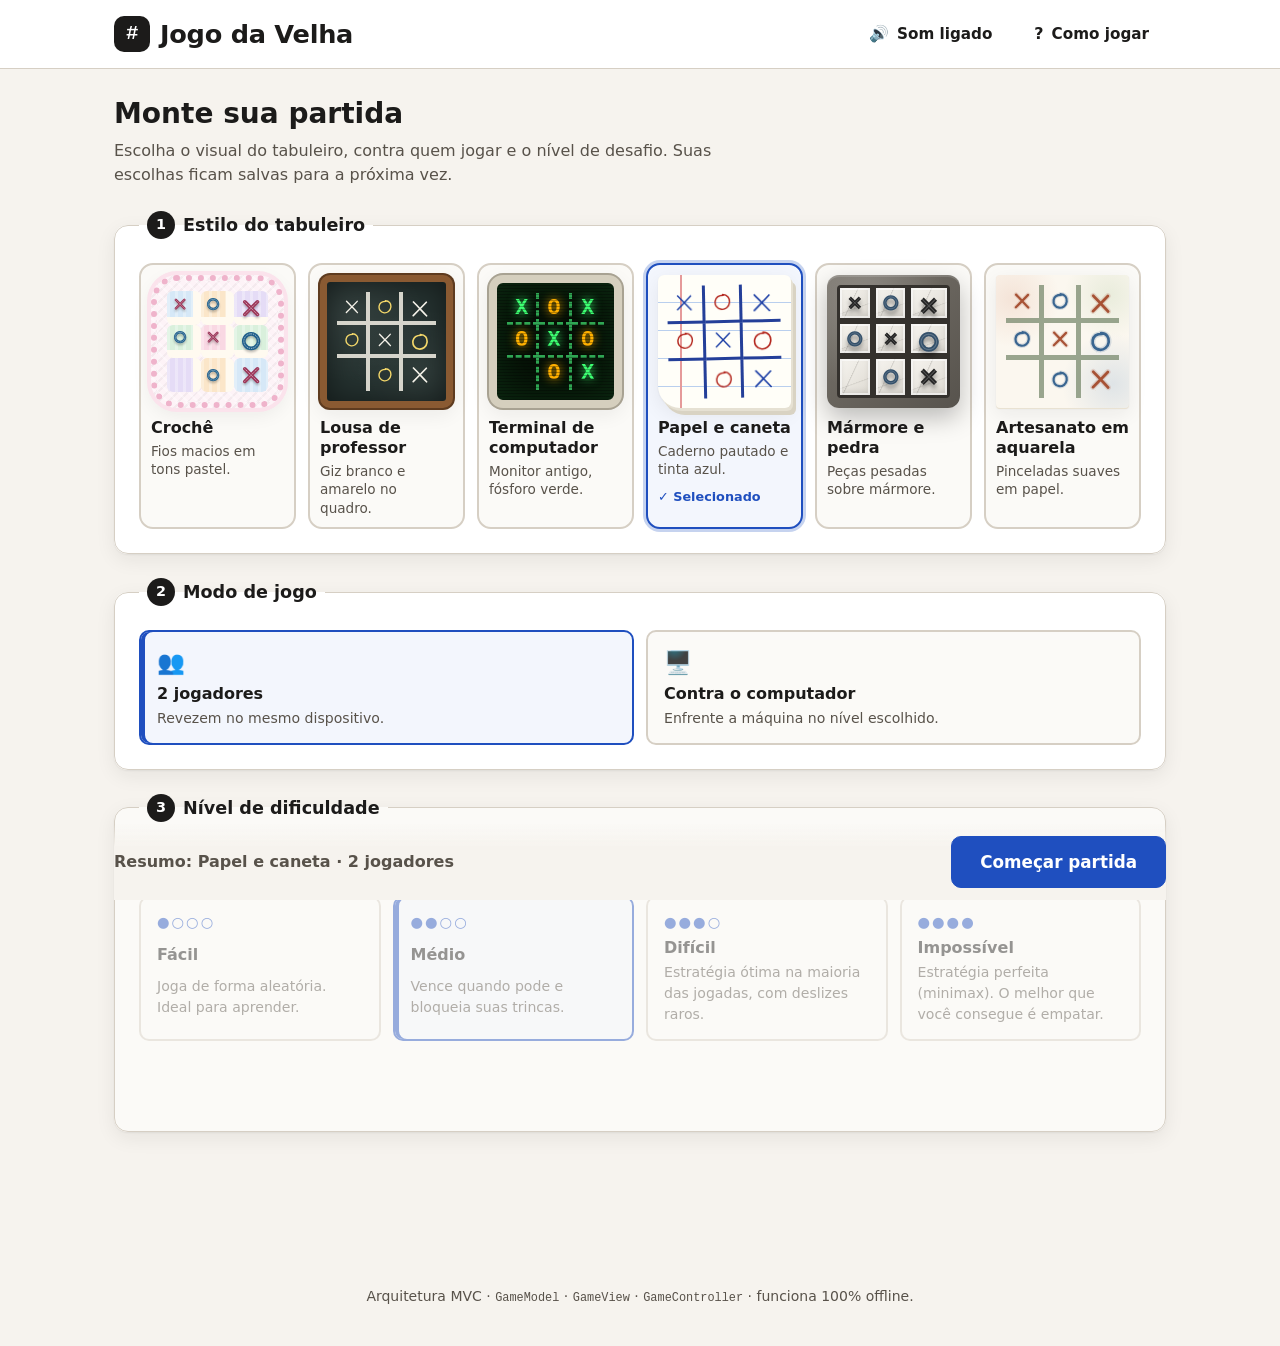
<file: index.html>
<!DOCTYPE html>
<html lang="pt-BR">
<head>
  <meta charset="UTF-8">
  <meta name="viewport" content="width=device-width, initial-scale=1">
  <meta name="description" content="Jogo da Velha em arquitetura MVC com estilos visuais, níveis de dificuldade e acessibilidade WCAG AA.">
  <title>Jogo da Velha — Requisitos e Solução MVC</title>
  <link rel="stylesheet" href="css/styles.css">
</head>
<body>
  <a class="skip-link" href="#main">Pular para o conteúdo</a>

  <header class="app-header">
    <div class="app-header__inner">
      <h1 class="app-title">
        <span class="app-title__logo" aria-hidden="true">#</span>
        Jogo da Velha
      </h1>
      <nav class="app-header__actions" aria-label="Ações gerais">
        <button type="button" class="btn btn--ghost" id="btn-sound" aria-pressed="true" title="Ativar ou desativar sons (atalho S)">
          <span class="btn__icon" aria-hidden="true">🔊</span>
          <span class="btn__label">Som ligado</span>
        </button>
        <button type="button" class="btn btn--ghost" id="btn-help" title="Como jogar e atalhos (atalho ?)">
          <span class="btn__icon" aria-hidden="true">?</span>
          <span class="btn__label">Como jogar</span>
        </button>
      </nav>
    </div>
  </header>

  <main id="main" class="app-main" tabindex="-1">

    <!-- =============== TELA 1: CONFIGURAÇÃO =============== -->
    <section id="screen-setup" class="screen" aria-labelledby="setup-title">
      <div class="setup-intro">
        <h2 id="setup-title">Monte sua partida</h2>
        <p class="muted">Escolha o visual do tabuleiro, contra quem jogar e o nível de desafio. Suas escolhas ficam salvas para a próxima vez.</p>
      </div>

      <form id="setup-form" class="setup-form" novalidate>
        <!-- Passo 1: estilo -->
        <fieldset class="setup-step">
          <legend><span class="step-num" aria-hidden="true">1</span> Estilo do tabuleiro</legend>
          <div class="style-grid" id="style-options">
            <!-- Cartões gerados pela View a partir do catálogo de estilos -->
          </div>
        </fieldset>

        <!-- Passo 2: modo -->
        <fieldset class="setup-step">
          <legend><span class="step-num" aria-hidden="true">2</span> Modo de jogo</legend>
          <div class="choice-row">
            <label class="choice">
              <input type="radio" name="mode" value="pvp" checked>
              <span class="choice__body">
                <span class="choice__icon" aria-hidden="true">👥</span>
                <span class="choice__title">2 jogadores</span>
                <span class="choice__desc">Revezem no mesmo dispositivo.</span>
              </span>
            </label>
            <label class="choice">
              <input type="radio" name="mode" value="cpu">
              <span class="choice__body">
                <span class="choice__icon" aria-hidden="true">🖥️</span>
                <span class="choice__title">Contra o computador</span>
                <span class="choice__desc">Enfrente a máquina no nível escolhido.</span>
              </span>
            </label>
          </div>
        </fieldset>

        <!-- Passo 3: dificuldade (somente contra o computador) -->
        <fieldset class="setup-step" id="cpu-options">
          <legend><span class="step-num" aria-hidden="true">3</span> Nível de dificuldade</legend>
          <p class="hint" id="cpu-options-hint">Disponível apenas no modo “Contra o computador”.</p>
          <div class="choice-row choice-row--4" id="difficulty-options">
            <!-- Gerado pela View a partir de DIFFICULTIES -->
          </div>

          <div class="mark-choice">
            <span class="mark-choice__label" id="mark-label">Você joga com:</span>
            <div class="segmented" role="radiogroup" aria-labelledby="mark-label">
              <label><input type="radio" name="humanMark" value="X" checked><span>X <small>(começa)</small></span></label>
              <label><input type="radio" name="humanMark" value="O"><span>O <small>(joga em 2º)</small></span></label>
            </div>
          </div>
        </fieldset>

        <div class="setup-actions">
          <p class="setup-summary" id="setup-summary" aria-live="polite"></p>
          <button type="submit" class="btn btn--primary btn--lg" id="btn-start">Começar partida</button>
        </div>
      </form>
    </section>

    <!-- =============== TELA 2: PARTIDA =============== -->
    <section id="screen-game" class="screen" aria-labelledby="game-title" hidden>
      <h2 id="game-title" class="visually-hidden">Partida em andamento</h2>

      <div class="game-toolbar">
        <p class="config-chip" id="config-chip"></p>
        <button type="button" class="btn btn--ghost btn--sm" id="btn-settings" title="Voltar à escolha de estilo e dificuldade (atalho M)">
          <span aria-hidden="true">⚙</span> Alterar configurações
        </button>
      </div>

      <div class="scoreboard" aria-label="Placar da sessão" role="group">
        <div class="score score--x">
          <span class="score__label">Vitórias X</span>
          <span class="score__who" id="score-x-who">Jogador X</span>
          <output class="score__value" id="score-x" aria-label="Vitórias de X">0</output>
        </div>
        <div class="score score--draw">
          <span class="score__label">Empates</span>
          <span class="score__who">“Deu velha”</span>
          <output class="score__value" id="score-draw" aria-label="Empates">0</output>
        </div>
        <div class="score score--o">
          <span class="score__label">Vitórias O</span>
          <span class="score__who" id="score-o-who">Jogador O</span>
          <output class="score__value" id="score-o" aria-label="Vitórias de O">0</output>
        </div>
      </div>

      <div class="status" id="status" role="status" aria-live="polite" aria-atomic="true" data-tone="turn">
        <span class="status__badge" id="status-badge" aria-hidden="true">X</span>
        <span class="status__text" id="status-text">Vez do Jogador X</span>
      </div>

      <div class="stage" id="stage">
        <div class="board" id="board" role="group" aria-label="Tabuleiro 3 por 3" aria-describedby="board-help">
          <!-- 9 botões gerados pela View (RF01) -->
        </div>
      </div>
      <p class="visually-hidden" id="board-help">Use Tab para percorrer as casas, setas para mover entre elas e Enter ou Espaço para marcar. Teclas 1 a 9 marcam a casa correspondente.</p>

      <div class="game-actions">
        <button type="button" class="btn btn--primary" id="btn-new" title="Limpa o tabuleiro e mantém o placar (atalho N)">
          <span aria-hidden="true">↻</span> Nova partida
        </button>
        <button type="button" class="btn" id="btn-undo" title="Desfaz a última jogada (atalho U ou Ctrl+Z)">
          <span aria-hidden="true">↶</span> Desfazer jogada
        </button>
        <button type="button" class="btn btn--danger" id="btn-reset" title="Zera vitórias e empates após confirmação">
          <span aria-hidden="true">⌫</span> Zerar placar
        </button>
      </div>
      <p class="shortcuts muted" aria-hidden="true">
        Atalhos: <kbd>1</kbd>–<kbd>9</kbd> marcar · <kbd>N</kbd> nova partida · <kbd>U</kbd> desfazer · <kbd>M</kbd> configurações · <kbd>?</kbd> ajuda
      </p>
    </section>
  </main>

  <footer class="app-footer">
    <p>Arquitetura MVC · <code>GameModel</code> · <code>GameView</code> · <code>GameController</code> · funciona 100% offline.</p>
  </footer>

  <!-- =============== DIÁLOGO DE CONFIRMAÇÃO (nativo) =============== -->
  <dialog id="confirm-dialog" class="dialog" aria-labelledby="confirm-title" aria-describedby="confirm-message">
    <form method="dialog" class="dialog__body">
      <h2 id="confirm-title" class="dialog__title">Confirmar</h2>
      <p id="confirm-message"></p>
      <div class="dialog__actions">
        <button type="submit" value="cancel" class="btn" id="confirm-cancel" autofocus>Cancelar</button>
        <button type="submit" value="confirm" class="btn btn--danger" id="confirm-ok">Confirmar</button>
      </div>
    </form>
  </dialog>

  <!-- =============== AJUDA =============== -->
  <dialog id="help-dialog" class="dialog dialog--wide" aria-labelledby="help-title">
    <form method="dialog" class="dialog__body">
      <h2 id="help-title" class="dialog__title">Como jogar</h2>
      <ol class="help-list">
        <li><strong>Objetivo:</strong> alinhar 3 marcas iguais em uma linha, coluna ou diagonal.</li>
        <li><strong>X sempre começa</strong> cada partida. Depois as vezes se alternam automaticamente.</li>
        <li>Cada casa aceita <strong>uma única marca</strong>. Clicar numa casa ocupada não troca a vez.</li>
        <li>Se as 9 casas forem preenchidas sem trinca, <strong>deu velha</strong> (empate).</li>
        <li>Terminada a partida, o tabuleiro trava. Use <strong>Nova partida</strong>; o placar é mantido.</li>
        <li><strong>Zerar placar</strong> pede confirmação antes de apagar o histórico.</li>
      </ol>
      <h3 class="help-subtitle">Níveis do computador</h3>
      <dl class="help-levels" id="help-levels"></dl>
      <h3 class="help-subtitle">Atalhos de teclado</h3>
      <table class="help-keys">
        <tbody>
          <tr><th scope="row"><kbd>Tab</kbd> / <kbd>Shift</kbd>+<kbd>Tab</kbd></th><td>Percorrer casas e botões</td></tr>
          <tr><th scope="row"><kbd>←</kbd><kbd>↑</kbd><kbd>→</kbd><kbd>↓</kbd></th><td>Mover o foco pelo tabuleiro</td></tr>
          <tr><th scope="row"><kbd>Enter</kbd> / <kbd>Espaço</kbd></th><td>Marcar a casa em foco</td></tr>
          <tr><th scope="row"><kbd>1</kbd> a <kbd>9</kbd></th><td>Marcar casa (1 = canto superior esquerdo, 9 = inferior direito)</td></tr>
          <tr><th scope="row"><kbd>N</kbd></th><td>Nova partida</td></tr>
          <tr><th scope="row"><kbd>U</kbd> ou <kbd>Ctrl</kbd>+<kbd>Z</kbd></th><td>Desfazer jogada</td></tr>
          <tr><th scope="row"><kbd>M</kbd></th><td>Alterar configurações</td></tr>
          <tr><th scope="row"><kbd>S</kbd></th><td>Ligar/desligar som</td></tr>
          <tr><th scope="row"><kbd>Esc</kbd></th><td>Fechar janelas</td></tr>
        </tbody>
      </table>
      <div class="dialog__actions">
        <button type="submit" class="btn btn--primary" autofocus>Entendi</button>
      </div>
    </form>
  </dialog>

  <!-- Filtros SVG compartilhados (traço de giz, tinta e aquarela) -->
  <svg class="svg-defs" aria-hidden="true" focusable="false" width="0" height="0">
    <defs>
      <filter id="f-chalk" x="-10%" y="-10%" width="120%" height="120%">
        <feTurbulence type="fractalNoise" baseFrequency="0.9" numOctaves="2" seed="3" result="noise"/>
        <feDisplacementMap in="SourceGraphic" in2="noise" scale="3.2"/>
      </filter>
      <filter id="f-ink" x="-10%" y="-10%" width="120%" height="120%">
        <feTurbulence type="fractalNoise" baseFrequency="0.04" numOctaves="2" seed="7" result="noise"/>
        <feDisplacementMap in="SourceGraphic" in2="noise" scale="3"/>
      </filter>
      <filter id="f-watercolor" x="-20%" y="-20%" width="140%" height="140%">
        <feTurbulence type="fractalNoise" baseFrequency="0.05" numOctaves="3" seed="11" result="noise"/>
        <feDisplacementMap in="SourceGraphic" in2="noise" scale="6" result="d"/>
        <feGaussianBlur in="d" stdDeviation="0.6"/>
      </filter>
    </defs>
  </svg>

  <!-- Ordem de carga: Model → View → Controller (sem dependências externas, RNF07) -->
  <script src="js/model.js"></script>
  <script src="js/view.js"></script>
  <script src="js/controller.js"></script>
</body>
</html>
</file>
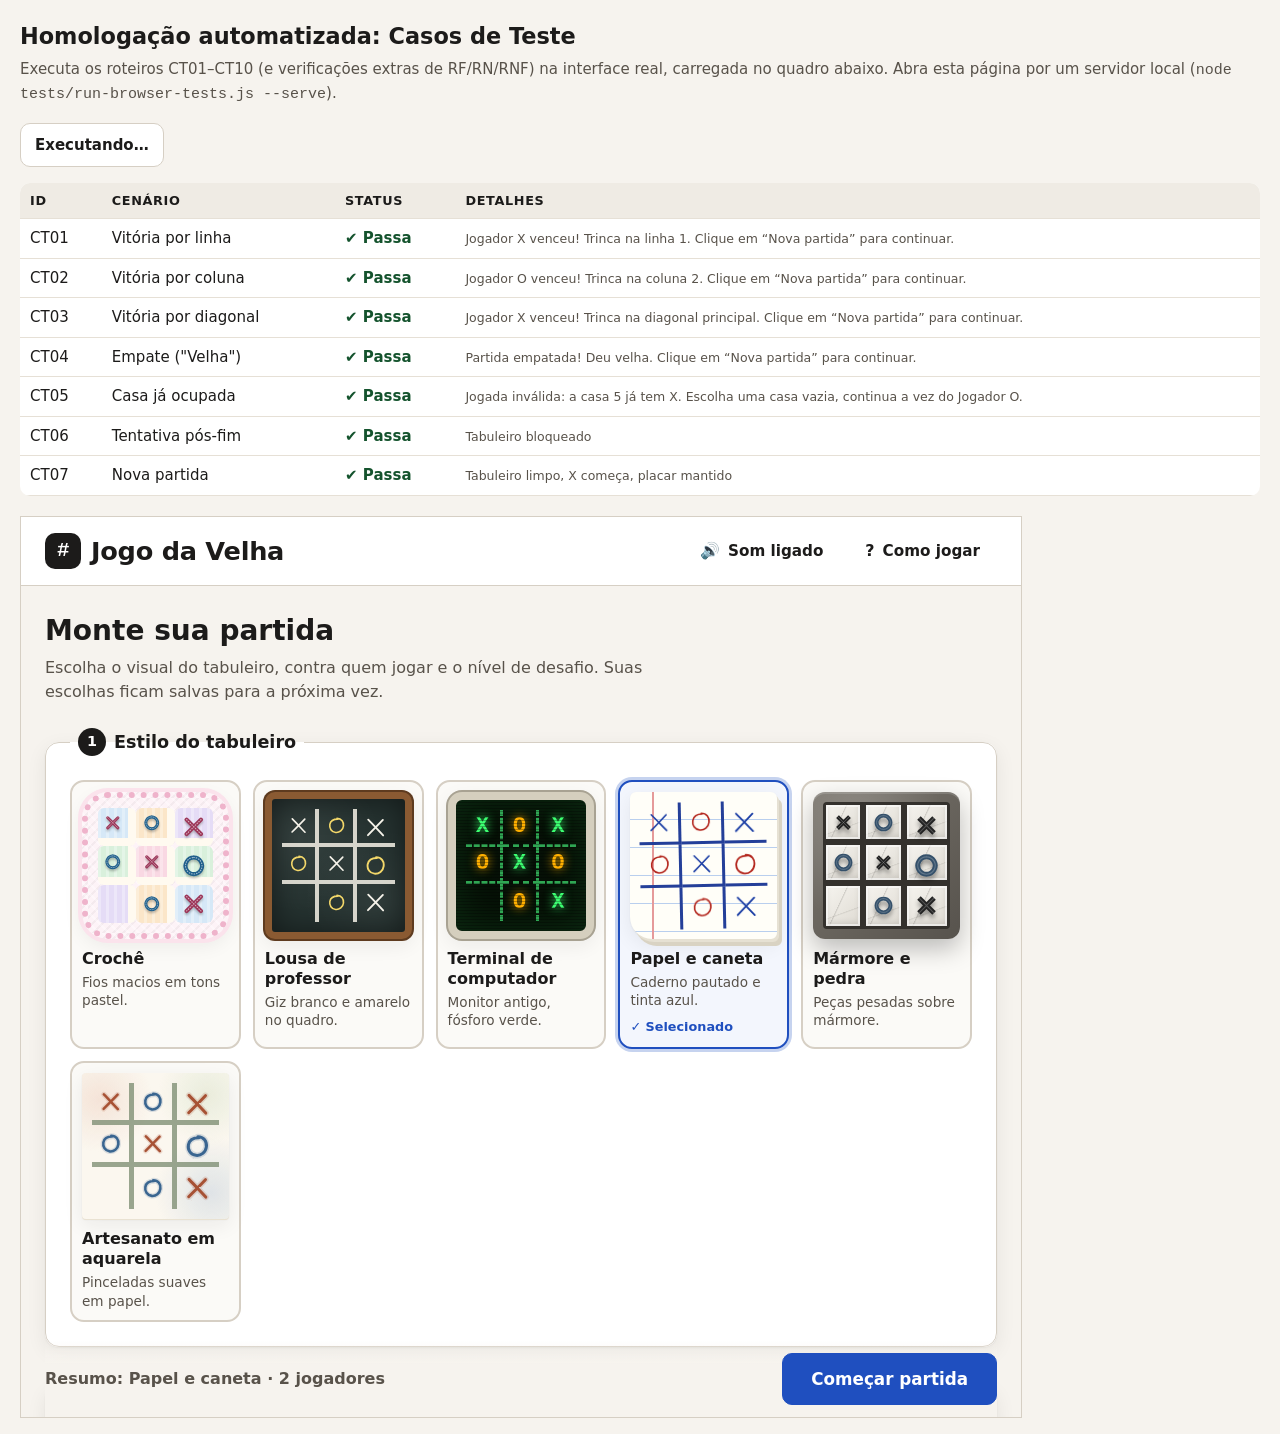
<file: tests/testes.html>
<!DOCTYPE html>
<html lang="pt-BR">
<head>
  <meta charset="UTF-8">
  <meta name="viewport" content="width=device-width, initial-scale=1">
  <title>Homologação: Jogo da Velha (CT01–CT10)</title>
  <style>
    body { font: 15px/1.5 system-ui, "Segoe UI", sans-serif; margin: 0; padding: 20px; background: #f6f3ee; color: #1c1b1a; }
    h1 { margin: 0 0 4px; font-size: 1.4rem; }
    p { margin: 0 0 16px; color: #58524a; }
    .summary { font-weight: 700; padding: 10px 14px; border-radius: 10px; background: #fff; border: 1px solid #d6cfc4; display: inline-block; margin-bottom: 16px; }
    .summary.ok { background: #e8f6ed; color: #14532d; border-color: #15803d; }
    .summary.fail { background: #fdeceb; color: #8c1d18; border-color: #b42318; }
    .table-wrap { overflow-x: auto; }
    table { border-collapse: collapse; width: 100%; background: #fff; border-radius: 10px; overflow: hidden; }
    th, td { text-align: left; padding: 8px 10px; border-bottom: 1px solid #e6e0d6; vertical-align: top; }
    th { background: #efebe4; font-size: .8rem; text-transform: uppercase; letter-spacing: .05em; }
    td.st { font-weight: 700; white-space: nowrap; }
    td.pass { color: #14532d; } td.fail { color: #8c1d18; }
    td small { color: #58524a; }
    iframe { border: 1px solid #d6cfc4; background: #fff; height: 900px; margin-top: 20px; display: block; max-width: none; }
    .frame-wrap { overflow-x: auto; }
  </style>
</head>
<body>
  <h1>Homologação automatizada: Casos de Teste</h1>
  <p>Executa os roteiros CT01–CT10 (e verificações extras de RF/RN/RNF) na interface real, carregada no quadro abaixo. Abra esta página por um servidor local (<code>node tests/run-browser-tests.js --serve</code>).</p>
  <div class="summary" id="summary" role="status" aria-live="polite">Executando…</div>
  <div class="table-wrap">
    <table>
      <thead><tr><th>ID</th><th>Cenário</th><th>Status</th><th>Detalhes</th></tr></thead>
      <tbody id="results"></tbody>
    </table>
  </div>
  <div class="frame-wrap"><iframe id="app" title="Aplicação em teste" width="1000"></iframe></div>

<script>
(() => {
  'use strict';
  const frame = document.getElementById('app');
  const out = document.getElementById('results');
  const results = [];
  let w, d;

  if (location.protocol === 'file:') {
    document.getElementById('summary').textContent =
      'Esta página precisa de um servidor local. No terminal, na pasta do projeto, rode: node tests/run-browser-tests.js --serve';
    document.getElementById('summary').className = 'summary fail';
    return;
  }

  const sleep = ms => new Promise(r => setTimeout(r, ms));
  const frameTick = () => new Promise(r => requestAnimationFrame(() => requestAnimationFrame(r)));

  function assert(cond, msg) { if (!cond) throw new Error(msg); }

  async function loadApp({ width = 1000, clearPrefs = true } = {}) {
    if (clearPrefs) { try { localStorage.clear(); } catch (_) {} }
    frame.width = width;
    frame.style.width = width + 'px';
    await new Promise(res => { frame.onload = res; frame.src = '../index.html?t=' + Date.now(); });
    w = frame.contentWindow; d = w.document;
    await frameTick();
    assert(w.app, 'aplicação não inicializou (window.app ausente)');
    w.app.cpuDelay = 0;
  }

  function start(cfg = {}) {
    const f = d.getElementById('setup-form');
    const c = { style: 'papel', mode: 'pvp', difficulty: 'medio', humanMark: 'X', ...cfg };
    for (const [k, v] of Object.entries(c)) {
      const input = f.querySelector(`input[name="${k}"][value="${v}"]`);
      assert(input, `opção ${k}=${v} inexistente`);
      input.checked = true;
      input.dispatchEvent(new w.Event('change', { bubbles: true }));
    }
    d.getElementById('btn-start').click();
  }

  const cells = () => [...d.querySelectorAll('#board .cell')];
  const click = i => cells()[i].click();
  const marks = () => cells().map(c => c.dataset.mark || null);
  const statusText = () => d.getElementById('status-text').textContent;
  const score = () => ({
    X: +d.getElementById('score-x').textContent,
    O: +d.getElementById('score-o').textContent,
    draws: +d.getElementById('score-draw').textContent
  });
  const winCells = () => cells().map((c, i) => c.classList.contains('is-win') ? i : -1).filter(i => i >= 0);
  const isGreen = el => /rgb\(21, 128, 61\)/.test(w.getComputedStyle(el).boxShadow);

  async function run(id, name, fn) {
    const row = { id, name, ok: false, detail: '' };
    try { row.detail = (await fn()) || 'OK'; row.ok = true; }
    catch (e) { row.detail = e.message; }
    results.push(row);
    const tr = document.createElement('tr');
    tr.innerHTML = `<td>${id}</td><td>${name}</td><td class="st ${row.ok ? 'pass' : 'fail'}">${row.ok ? '✔ Passa' : '✖ Falha'}</td><td><small></small></td>`;
    tr.querySelector('small').textContent = row.detail;
    out.appendChild(tr);
  }

  async function suite() {
    /* ---------------- Casos de Teste oficiais ---------------- */

    await run('CT01', 'Vitória por linha', async () => {
      await loadApp(); start();
      [0, 3, 1, 4, 2].forEach(click);
      assert(/Jogador X venceu/.test(statusText()), `status: "${statusText()}"`);
      assert(winCells().join() === '0,1,2', `destaque em ${winCells()}`);
      assert(winCells().every(i => isGreen(cells()[i])), 'destaque não está verde');
      assert(score().X === 1, 'placar de X não incrementou');
      return statusText();
    });

    await run('CT02', 'Vitória por coluna', async () => {
      await loadApp(); start();
      [0, 1, 2, 4, 5, 7].forEach(click);
      assert(/Jogador O venceu/.test(statusText()), statusText());
      assert(winCells().join() === '1,4,7', `destaque em ${winCells()}`);
      assert(score().O === 1);
      return statusText();
    });

    await run('CT03', 'Vitória por diagonal', async () => {
      await loadApp(); start();
      [0, 1, 4, 2, 8].forEach(click);
      assert(/Jogador X venceu/.test(statusText()) && /diagonal principal/.test(statusText()), statusText());
      assert(winCells().join() === '0,4,8');
      return statusText();
    });

    await run('CT04', 'Empate ("Velha")', async () => {
      await loadApp(); start();
      [0, 2, 1, 3, 5, 4, 6, 7, 8].forEach(click);
      assert(/^Partida empatada!/.test(statusText()), statusText());
      assert(score().draws === 1, 'empates não incrementou');
      return statusText();
    });

    await run('CT05', 'Casa já ocupada', async () => {
      await loadApp(); start();
      click(4); click(4);
      assert(marks()[4] === 'X', 'marca foi sobrescrita');
      assert(d.getElementById('status').dataset.tone === 'error', 'sem alerta visual de erro');
      assert(cells()[4].classList.contains('is-invalid'), 'casa não sinalizada');
      assert(/continua a vez do Jogador O/.test(statusText()), statusText());
      assert(w.app.model.getState().currentPlayer === 'O', 'turno foi trocado');
      assert(cells()[4].getAttribute('aria-disabled') === 'true', 'casa ocupada não anunciada como indisponível');
      return statusText();
    });

    await run('CT06', 'Tentativa pós-fim', async () => {
      await loadApp(); start();
      [0, 3, 1, 4, 2].forEach(click);
      const before = marks().join();
      click(8); click(5);
      assert(marks().join() === before, 'nova marca registrada após o fim');
      assert(cells().every(c => c.getAttribute('aria-disabled') === 'true'), 'células não bloqueadas');
      assert(score().X === 1, 'placar alterado');
      return 'Tabuleiro bloqueado';
    });

    await run('CT07', 'Nova partida', async () => {
      await loadApp(); start();
      [0, 1, 2, 4, 5, 7].forEach(click); // O vence
      d.getElementById('btn-new').click();
      assert(marks().every(m => m === null), 'tabuleiro não foi limpo');
      assert(statusText() === 'Vez do Jogador X', statusText());
      assert(score().O === 1, 'placar não foi mantido');
      click(0);
      assert(marks()[0] === 'X', 'X não retomou o turno inicial');
      return 'Tabuleiro limpo, X começa, placar mantido';
    });

    await run('CT08', 'Zerar placar (com confirmação)', async () => {
      await loadApp(); start();
      [0, 3, 1, 4, 2].forEach(click);
      d.getElementById('btn-new').click();
      click(0);
      const dlg = d.getElementById('confirm-dialog');
      // 1º: cancelar, nada muda (RN07)
      d.getElementById('btn-reset').click(); await frameTick();
      assert(dlg.open, 'diálogo de confirmação não abriu');
      d.getElementById('confirm-cancel').click(); await sleep(20);
      assert(!dlg.open && score().X === 1 && marks()[0] === 'X', 'cancelar alterou dados');
      // 2º: confirmar
      d.getElementById('btn-reset').click(); await frameTick();
      d.getElementById('confirm-ok').click(); await sleep(20);
      const s = score();
      assert(s.X === 0 && s.O === 0 && s.draws === 0, 'placar não zerou');
      assert(marks().every(m => m === null), 'rodada não foi reiniciada');
      return 'Cancelar preserva; confirmar zera tudo';
    });

    await run('CT09', 'Navegação por teclado', async () => {
      await loadApp(); start();
      const cs = cells();
      assert(cs.length === 9, 'tabuleiro não tem 9 casas');
      assert(cs.every(c => c.tagName === 'BUTTON' && c.tabIndex === 0 && !c.disabled), 'casas não são <button> focáveis');
      cs[0].focus();
      cs[0].dispatchEvent(new w.KeyboardEvent('keydown', { key: 'ArrowRight', bubbles: true, cancelable: true }));
      assert(d.activeElement === cs[1], 'seta → não moveu o foco');
      cs[1].dispatchEvent(new w.KeyboardEvent('keydown', { key: 'ArrowDown', bubbles: true, cancelable: true }));
      assert(d.activeElement === cs[4], 'seta ↓ não moveu o foco');
      d.activeElement.dispatchEvent(new w.KeyboardEvent('keydown', { key: '5', bubbles: true, cancelable: true }));
      assert(marks()[4] === 'X', 'atalho numérico não registrou jogada');
      assert(cs[4].getAttribute('aria-label').startsWith('Casa 5, linha 2, coluna 2: X'), cs[4].getAttribute('aria-label'));
      return 'Botões focáveis, setas, atalhos e aria-label (Tab/Enter reais: ver run-browser-tests.js)';
    });

    await run('CT10', 'Telas de 360px a 1440px', async () => {
      const report = [];
      for (const width of [360, 768, 1200, 1440]) {
        await loadApp({ width });
        const check = where => {
          const el = d.documentElement;
          assert(el.scrollWidth <= el.clientWidth, `${width}px (${where}): rolagem horizontal ${el.scrollWidth}>${el.clientWidth}`);
        };
        check('configuração');
        start({ style: 'lousa' });
        await frameTick();
        check('partida');
        const board = d.getElementById('board').getBoundingClientRect();
        assert(Math.abs(board.width - board.height) < 2, 'tabuleiro não é quadrado');
        assert(board.right <= d.documentElement.clientWidth, 'tabuleiro ultrapassa a tela');
        report.push(`${width}px ✓`);
      }
      return report.join(' · ');
    });

    /* ---------------- Verificações extras ---------------- */

    await run('RN01', 'X inicia todas as rodadas', async () => {
      await loadApp(); start();
      [0, 1, 2, 4, 5, 7].forEach(click); // O vence
      d.getElementById('btn-new').click();
      assert(w.app.model.getState().currentPlayer === 'X');
      return 'OK';
    });

    await run('RNF05', 'Região role="status" e aria-live', async () => {
      await loadApp(); start();
      const st = d.getElementById('status');
      assert(st.getAttribute('role') === 'status' && st.getAttribute('aria-live') === 'polite');
      click(0);
      assert(/Vez do Jogador O/.test(st.textContent), st.textContent);
      return st.textContent.trim();
    });

    await run('ESTILOS', 'Os 6 estilos da imagem de referência', async () => {
      const labels = [];
      for (const style of ['croche', 'lousa', 'terminal', 'papel', 'marmore', 'aquarela']) {
        await loadApp(); start({ style });
        click(0); click(4);
        assert(d.getElementById('stage').dataset.style === style, `estilo ${style} não aplicado`);
        const m = cells()[0].querySelector('.mark');
        assert(m, `marca não renderizada em ${style}`);
        labels.push(w.STYLES[style].label);
      }
      return labels.join(', ');
    });

    await run('DIFIC', 'Contra o computador (4 níveis)', async () => {
      for (const difficulty of ['facil', 'medio', 'dificil', 'impossivel']) {
        await loadApp(); start({ mode: 'cpu', difficulty });
        click(4);
        await sleep(30);
        const m = marks();
        assert(m[4] === 'X' && m.filter(v => v === 'O').length === 1, `${difficulty}: computador não respondeu`);
        assert(/Sua vez/.test(statusText()), statusText());
      }
      return 'Computador responde em todos os níveis';
    });

    await run('IMPOSS', 'Nível impossível bloqueia vitória', async () => {
      await loadApp(); start({ mode: 'cpu', difficulty: 'impossivel' });
      click(0); await sleep(30);
      const free = marks().map((v, i) => v ? -1 : i).filter(i => i >= 0);
      click(free.includes(1) ? 1 : 3); await sleep(30);
      assert(!w.app.model.getState().winner, 'humano não deveria vencer em 2 jogadas');
      return `Tabuleiro: ${marks().map(v => v || '·').join('')}`;
    });

    await run('CPU-O', 'Humano como O: computador (X) começa', async () => {
      await loadApp(); start({ mode: 'cpu', difficulty: 'facil', humanMark: 'O' });
      await sleep(30);
      assert(marks().filter(v => v === 'X').length === 1, 'computador não abriu a partida');
      assert(d.getElementById('score-x-who').textContent === 'Computador');
      return 'OK';
    });

    await run('UNDO', 'Desfazer jogada (controle do usuário)', async () => {
      await loadApp(); start({ mode: 'cpu', difficulty: 'medio' });
      const undoBtn = d.getElementById('btn-undo');
      assert(undoBtn.disabled, 'desfazer deveria iniciar desabilitado');
      click(4); await sleep(30);
      undoBtn.click();
      assert(marks().every(v => v === null), 'não desfez jogada do humano + resposta do computador');
      return 'OK';
    });

    await run('PREFS', 'Preferências lembradas', async () => {
      await loadApp(); start({ style: 'terminal', mode: 'cpu', difficulty: 'dificil' });
      await loadApp({ clearPrefs: false });
      const v = w.app.view.getSetupValues();
      assert(v.style === 'terminal' && v.mode === 'cpu' && v.difficulty === 'dificil', JSON.stringify(v));
      return JSON.stringify(v);
    });

    await run('CONFIG', 'Sair no meio da partida pede confirmação', async () => {
      await loadApp(); start();
      click(0);
      d.getElementById('btn-settings').click(); await frameTick();
      assert(d.getElementById('confirm-dialog').open, 'sem confirmação');
      d.getElementById('confirm-cancel').click(); await sleep(20);
      assert(!d.getElementById('screen-game').hidden && marks()[0] === 'X', 'partida perdida ao cancelar');
      return 'OK';
    });

    await run('AJUDA', 'Ajuda acessível pelo botão e tecla ?', async () => {
      await loadApp(); start();
      d.body.dispatchEvent(new w.KeyboardEvent('keydown', { key: '?', bubbles: true, cancelable: true }));
      assert(d.getElementById('help-dialog').open, 'ajuda não abriu');
      return 'OK';
    });

    await run('RNF03', 'Latência de clique < 50 ms', async () => {
      await loadApp(); start();
      const t0 = performance.now();
      click(4);
      const dt = performance.now() - t0;
      assert(dt < 50, `${dt.toFixed(1)} ms`);
      return `${dt.toFixed(2)} ms`;
    });

    await run('RNF07', 'Sem dependências remotas no código', async () => {
      // Analisa o código-fonte (e não o tráfego do navegador, que pode conter
      // scripts injetados por extensões ou antivírus alheios à aplicação).
      const files = ['../index.html', '../css/styles.css', '../js/model.js', '../js/view.js', '../js/controller.js'];
      const remote = /(src|href)\s*=\s*["']?(https?:)?\/\/|url\(\s*["']?(https?:)?\/\/|@import|fetch\(|XMLHttpRequest|WebSocket|import\s*\(/i;
      for (const f of files) {
        const txt = await (await fetch(f, { cache: 'no-store' })).text();
        const hit = txt.split('\n').find(l => remote.test(l));
        assert(!hit, `${f}: ${hit && hit.trim()}`);
      }
      return `${files.length} arquivos analisados, nenhum recurso remoto`;
    });
  }

  suite().then(() => {
    const failed = results.filter(r => !r.ok);
    const sum = document.getElementById('summary');
    sum.textContent = failed.length
      ? `${failed.length} de ${results.length} verificações falharam`
      : `Todas as ${results.length} verificações passaram`;
    sum.className = 'summary ' + (failed.length ? 'fail' : 'ok');
    window.__RESULTS__ = results;
    window.__DONE__ = true;
    document.body.dataset.done = 'true';
  });
})();
</script>
</body>
</html>
</file>
<file: css/styles.css>
/* =========================================================
   Jogo da Velha: folha de estilos
   Interface neutra (WCAG AA) + 6 estilos de tabuleiro
   (Crochê, Lousa, Terminal, Papel, Mármore, Aquarela)
   ========================================================= */

:root {
  --bg: #f6f3ee;
  --surface: #ffffff;
  --surface-2: #fbfaf7;
  --text: #1c1b1a;
  --muted: #58524a;
  --border: #d6cfc4;
  --primary: #1f4fbf;
  --primary-hover: #183f99;
  --danger: #b42318;
  --danger-hover: #8f1c13;
  --focus: #1f4fbf;
  --radius: 14px;
  --radius-sm: 10px;
  --shadow: 0 1px 2px rgba(28, 27, 26, .06), 0 6px 20px rgba(28, 27, 26, .07);
  --font: system-ui, -apple-system, "Segoe UI", Roboto, "Helvetica Neue", Arial, sans-serif;
  --mono: ui-monospace, "Cascadia Mono", Consolas, "Courier New", monospace;
  --space: clamp(12px, 3vw, 24px);

  /* Cores de X e O na interface (placar/status): padrão, sobrescritas por estilo */
  --x-ui: #1d3fa5;
  --o-ui: #b3261e;
}

*, *::before, *::after { box-sizing: border-box; }

html { -webkit-text-size-adjust: 100%; }

body {
  margin: 0;
  min-height: 100vh;
  display: flex;
  flex-direction: column;
  background: var(--bg);
  color: var(--text);
  font: 16px/1.5 var(--font);
  overflow-x: hidden;
}

[hidden] { display: none !important; }

.visually-hidden,
.svg-defs {
  position: absolute !important;
  width: 1px; height: 1px;
  padding: 0; margin: -1px;
  overflow: hidden; clip: rect(0 0 0 0);
  white-space: nowrap; border: 0;
}

.skip-link {
  position: absolute; left: 12px; top: -60px;
  background: var(--primary); color: #fff;
  padding: 10px 16px; border-radius: 8px; z-index: 100;
  text-decoration: none; font-weight: 600;
}
.skip-link:focus { top: 12px; }

:focus-visible {
  outline: 3px solid var(--focus);
  outline-offset: 3px;
}

.muted { color: var(--muted); }

kbd {
  display: inline-block;
  min-width: 1.6em;
  padding: 0 .35em;
  border: 1px solid var(--border);
  border-bottom-width: 2px;
  border-radius: 5px;
  background: var(--surface);
  font: 600 .8em/1.6 var(--mono);
  text-align: center;
  color: var(--text);
}

/* ------------------------- Cabeçalho ------------------------- */

.app-header {
  background: var(--surface);
  border-bottom: 1px solid var(--border);
}
.app-header__inner {
  max-width: 1100px;
  margin: 0 auto;
  padding: 12px var(--space);
  display: flex;
  align-items: center;
  justify-content: space-between;
  gap: 12px;
  flex-wrap: wrap;
}
.app-title {
  margin: 0;
  font-size: clamp(1.25rem, 4vw, 1.6rem);
  display: flex; align-items: center; gap: 10px;
  letter-spacing: -.01em;
}
.app-title__logo {
  display: inline-grid; place-items: center;
  width: 36px; height: 36px;
  border-radius: 10px;
  background: var(--text); color: var(--surface);
  font: 700 1.3rem/1 var(--mono);
}
.app-header__actions { display: flex; gap: 8px; flex-wrap: wrap; }

.app-main {
  flex: 1;
  width: 100%;
  max-width: 1100px;
  margin: 0 auto;
  padding: var(--space);
}
.app-main:focus { outline: none; }

.app-footer {
  text-align: center;
  padding: 16px var(--space) 24px;
  color: var(--muted);
  font-size: .875rem;
}
.app-footer code { font-family: var(--mono); font-size: .85em; }

/* ------------------------- Botões ------------------------- */

.btn {
  --btn-bg: var(--surface);
  --btn-fg: var(--text);
  --btn-border: var(--border);
  display: inline-flex; align-items: center; justify-content: center; gap: 8px;
  min-height: 44px;              /* alvo de toque confortável */
  padding: 8px 16px;
  border: 1.5px solid var(--btn-border);
  border-radius: var(--radius-sm);
  background: var(--btn-bg);
  color: var(--btn-fg);
  font: 600 .95rem/1.2 var(--font);
  cursor: pointer;
  transition: background-color .15s, border-color .15s, transform .08s, box-shadow .15s;
}
.btn:hover:not(:disabled) { border-color: var(--text); box-shadow: 0 2px 8px rgba(0,0,0,.08); }
.btn:active:not(:disabled) { transform: translateY(1px); }
.btn:disabled { opacity: .5; cursor: not-allowed; }

.btn--primary { --btn-bg: var(--primary); --btn-fg: #fff; --btn-border: var(--primary); }
.btn--primary:hover:not(:disabled) { --btn-bg: var(--primary-hover); border-color: var(--primary-hover); }
.btn--danger { --btn-fg: var(--danger); --btn-border: #e5b4ae; }
.btn--danger:hover:not(:disabled) { border-color: var(--danger); background: #fdf1ef; }
#confirm-ok.btn--danger { --btn-bg: var(--danger); --btn-fg: #fff; --btn-border: var(--danger); }
#confirm-ok.btn--danger:hover { background: var(--danger-hover); }
.btn--ghost { --btn-border: transparent; --btn-bg: transparent; }
.btn--ghost:hover:not(:disabled) { background: var(--surface-2); border-color: var(--border); box-shadow: none; }
.btn--sm { min-height: 40px; padding: 6px 12px; font-size: .9rem; }
.btn--lg { min-height: 52px; padding: 12px 28px; font-size: 1.05rem; }
.btn__icon { font-size: 1.05em; line-height: 1; }

@media (max-width: 480px) {
  .app-header .btn__label { position: absolute; width: 1px; height: 1px; overflow: hidden; clip: rect(0 0 0 0); }
  .app-header .btn { min-width: 44px; padding: 8px; }
}

/* ------------------------- Tela de configuração ------------------------- */

.setup-intro h2 { margin: 0 0 4px; font-size: clamp(1.3rem, 4vw, 1.75rem); }
.setup-intro p { margin: 0 0 var(--space); max-width: 60ch; }

.setup-form { display: grid; gap: var(--space); }

.setup-step {
  margin: 0;
  padding: var(--space);
  border: 1px solid var(--border);
  border-radius: var(--radius);
  background: var(--surface);
  box-shadow: var(--shadow);
  min-width: 0;
}
.setup-step legend {
  padding: 0 8px;
  font-weight: 700;
  font-size: 1.1rem;
  display: flex; align-items: center; gap: 8px;
}
.step-num {
  display: inline-grid; place-items: center;
  width: 28px; height: 28px; border-radius: 50%;
  background: var(--text); color: var(--surface);
  font-size: .9rem;
}
.setup-step:disabled { background: var(--surface-2); }
.setup-step:disabled .choice-row,
.setup-step:disabled .mark-choice { opacity: .45; }
.hint {
  margin: 0 0 12px;
  padding: 8px 12px;
  border-radius: 8px;
  background: #eef2fb;
  color: #1d3a7a;
  font-size: .925rem;
}

/* Cartões de estilo */
.style-grid {
  display: grid;
  grid-template-columns: repeat(auto-fill, minmax(min(150px, 100%), 1fr));
  gap: 12px;
}
@media (max-width: 520px) {
  .style-grid { grid-template-columns: repeat(2, minmax(0, 1fr)); gap: 8px; }
  .style-card__body { padding: 8px; }
  .style-card__desc { display: none; }  /* design minimalista: o título + a prévia bastam */
  .setup-step { padding: 14px 12px; }
}
.style-card { position: relative; display: block; cursor: pointer; }
.style-card input,
.choice input,
.segmented input {
  position: absolute; opacity: 0; width: 1px; height: 1px; pointer-events: none;
}
.style-card__body {
  display: flex; flex-direction: column; gap: 4px;
  height: 100%;
  padding: 10px;
  border: 2px solid var(--border);
  border-radius: var(--radius);
  background: var(--surface-2);
  transition: border-color .15s, box-shadow .15s, transform .15s;
}
.style-card:hover .style-card__body { border-color: var(--muted); transform: translateY(-2px); }
.style-card input:checked + .style-card__body {
  border-color: var(--primary);
  box-shadow: 0 0 0 3px rgba(31, 79, 191, .25);
  background: #f3f6fd;
}
.style-card input:focus-visible + .style-card__body,
.choice input:focus-visible + .choice__body,
.segmented input:focus-visible + span {
  outline: 3px solid var(--focus);
  outline-offset: 3px;
}
.style-card__title { font-weight: 700; margin-top: 6px; line-height: 1.25; }
.style-card__desc { font-size: .85rem; color: var(--muted); line-height: 1.35; }
.style-card__check {
  display: none;
  margin-top: 4px;
  font-size: .8rem; font-weight: 700; color: var(--primary);
}
.style-card input:checked + .style-card__body .style-card__check { display: block; }

/* Escolhas (modo e dificuldade) */
.choice-row {
  display: grid;
  grid-template-columns: repeat(auto-fit, minmax(min(220px, 100%), 1fr));
  gap: 12px;
}
.choice-row--4 { grid-template-columns: repeat(auto-fit, minmax(min(190px, 100%), 1fr)); }
.choice { position: relative; display: block; cursor: pointer; }
.setup-step:disabled .choice, .setup-step:disabled .segmented label { cursor: not-allowed; }
.choice__body {
  display: grid; gap: 2px;
  height: 100%;
  padding: 14px 16px;
  border: 2px solid var(--border);
  border-radius: var(--radius-sm);
  background: var(--surface-2);
  transition: border-color .15s, background-color .15s;
}
.choice:hover .choice__body { border-color: var(--muted); }
.choice input:checked + .choice__body {
  border-color: var(--primary);
  background: #f3f6fd;
  box-shadow: inset 4px 0 0 var(--primary);
}
.choice__icon { font-size: 1.4rem; }
.choice__title { font-weight: 700; }
.choice__desc { font-size: .88rem; color: var(--muted); }
.level-meter { color: var(--primary); letter-spacing: 2px; font-size: .9rem; }

.mark-choice {
  display: flex; flex-wrap: wrap; align-items: center; gap: 10px 16px;
  margin-top: 16px;
}
.mark-choice__label { font-weight: 600; }
.segmented {
  display: inline-flex;
  border: 2px solid var(--border);
  border-radius: 999px;
  padding: 3px;
  background: var(--surface-2);
  flex-wrap: wrap;
}
.segmented label { position: relative; cursor: pointer; }
.segmented span {
  display: inline-block;
  padding: 8px 16px;
  border-radius: 999px;
  font-weight: 700;
  min-height: 40px;
}
.segmented small { font-weight: 500; color: inherit; opacity: .85; }
.segmented input:checked + span { background: var(--primary); color: #fff; }

.setup-actions {
  display: flex; flex-wrap: wrap; align-items: center; justify-content: space-between; gap: 12px;
  position: sticky; bottom: 0;
  padding: 12px 0;
  background: linear-gradient(to top, var(--bg) 70%, rgba(246, 243, 238, 0));
}
.setup-summary { margin: 0; font-weight: 600; color: var(--muted); flex: 1 1 240px; }

/* ------------------------- Tela de jogo ------------------------- */

#screen-game {
  max-width: 560px;
  margin: 0 auto;
  display: grid;
  gap: 14px;
}

.game-toolbar {
  display: flex; flex-wrap: wrap; align-items: center; justify-content: space-between; gap: 8px;
}
.config-chip {
  margin: 0;
  padding: 6px 12px;
  border-radius: 999px;
  background: var(--surface);
  border: 1px solid var(--border);
  font-size: .875rem; font-weight: 600; color: var(--muted);
}

/* Placar: RF07 */
.scoreboard {
  display: grid;
  grid-template-columns: repeat(3, minmax(0, 1fr));
  gap: 10px;
}
.score {
  display: grid; justify-items: center; gap: 0;
  padding: 10px 6px 8px;
  background: var(--surface);
  border: 1px solid var(--border);
  border-top: 5px solid var(--muted);
  border-radius: var(--radius-sm);
  box-shadow: var(--shadow);
  text-align: center;
  min-width: 0;
}
.score--x { border-top-color: var(--x-ui); }
.score--o { border-top-color: var(--o-ui); }
.score__label { font-size: .72rem; font-weight: 800; letter-spacing: .08em; text-transform: uppercase; color: var(--muted); }
.score__who { font-size: .8rem; color: var(--muted); white-space: nowrap; overflow: hidden; text-overflow: ellipsis; max-width: 100%; }
.score__value { font: 800 clamp(1.6rem, 7vw, 2.2rem)/1.1 var(--font); font-variant-numeric: tabular-nums; }
.score--x .score__value { color: var(--x-ui); }
.score--o .score__value { color: var(--o-ui); }
.score.is-bump { animation: bump .5s ease; }

/* Status: role="status" */
.status {
  --tone-bg: var(--surface);
  --tone-fg: var(--text);
  --tone-bar: var(--muted);
  display: flex; align-items: center; gap: 12px;
  min-height: 60px;
  padding: 10px 14px;
  border-radius: var(--radius-sm);
  background: var(--tone-bg);
  color: var(--tone-fg);
  border: 1px solid var(--border);
  border-left: 6px solid var(--tone-bar);
  box-shadow: var(--shadow);
  font-weight: 600;
  transition: background-color .2s;
}
.status[data-player="X"] { --tone-bar: var(--x-ui); }
.status[data-player="O"] { --tone-bar: var(--o-ui); }
.status[data-tone="win"]   { --tone-bg: #e8f6ed; --tone-fg: #14532d; --tone-bar: #15803d; }
.status[data-tone="draw"]  { --tone-bg: #fff5d9; --tone-fg: #5c4000; --tone-bar: #a16207; }
.status[data-tone="error"] { --tone-bg: #fdeceb; --tone-fg: #8c1d18; --tone-bar: #b42318; }
.status[data-tone="busy"]  { --tone-bg: #eef2fb; --tone-fg: #1d3a7a; }
.status__badge {
  flex: none;
  display: inline-grid; place-items: center;
  width: 38px; height: 38px;
  border-radius: 50%;
  background: var(--muted);
  color: #fff;
  font: 800 1.2rem/1 var(--font);
}
.status[data-player="X"] .status__badge { background: var(--x-ui); }
.status[data-player="O"] .status__badge { background: var(--o-ui); border-radius: 50%; }
.status[data-player="X"] .status__badge { border-radius: 8px; } /* forma distinta: não depende só da cor */
.status[data-tone="busy"] .status__text::after {
  content: "";
  display: inline-block; width: 1.2em; text-align: left;
  animation: dots 1.2s steps(4, end) infinite;
}
.status.is-invalid { animation: shake .4s ease; }

/* Ações */
.game-actions {
  display: grid;
  grid-template-columns: repeat(3, minmax(0, 1fr));
  gap: 10px;
}
.game-actions .btn { padding-inline: 8px; }
@media (max-width: 420px) {
  .game-actions { grid-template-columns: 1fr 1fr; }
  .game-actions .btn--primary { grid-column: 1 / -1; }
}
.shortcuts { margin: 0; text-align: center; font-size: .85rem; line-height: 2; }
@media (hover: none) { .shortcuts { display: none; } }

/* =========================================================
   TABULEIRO: estrutura comum
   ========================================================= */

.stage {
  /* Variáveis padrão (sobrescritas por estilo) */
  --stage-bg: #fffef8;
  --line: #2a4bb0;
  --line-w: 4px;
  --line-style: solid;
  --cell-bg: transparent;
  --x: #1d3fa5;
  --o: #b3261e;
  --mark-w: 9;
  --mark-cap: round;
  --win: #15803d;
  --win-bg: rgba(21, 128, 61, .16);
  --hover: rgba(0, 0, 0, .05);
  --cell-focus: #1f4fbf;
  --dim: .35;

  position: relative;
  padding: clamp(14px, 4vw, 26px);
  border-radius: 18px;
  background: var(--stage-bg);
  box-shadow: var(--shadow);
  isolation: isolate;
}

.board {
  display: grid;
  grid-template-columns: repeat(3, 1fr);
  grid-template-rows: repeat(3, 1fr);
  width: min(100%, 440px);
  aspect-ratio: 1;
  margin: 0 auto;
}

.cell {
  position: relative;
  display: grid; place-items: center;
  width: 100%; height: 100%;
  min-width: 0; min-height: 0;
  margin: 0; padding: 12%;
  border: 0 var(--line-style) var(--line);
  background: var(--cell-bg);
  background-clip: padding-box; /* realces não cobrem as linhas do tabuleiro */
  color: inherit;
  font: inherit;
  cursor: pointer;
  -webkit-tap-highlight-color: transparent;
  transition: background-color .15s;
}
/* Linhas do "#" desenhadas com bordas internas */
.cell:nth-child(3n+1), .cell:nth-child(3n+2) { border-right-width: var(--line-w); }
.cell:nth-child(-n+6) { border-bottom-width: var(--line-w); }

.board[data-locked="false"] .cell:not([data-mark]):hover { background-color: var(--hover); }
.cell[aria-disabled="true"] { cursor: not-allowed; }
.board[aria-busy="true"] .cell { cursor: progress; }

.cell:focus-visible {
  outline: 3px solid var(--cell-focus);
  outline-offset: -7px;
  z-index: 1;
}

/* Marcas */
.mark { width: 100%; height: 100%; overflow: visible; display: block; }
.mark path { fill: none; stroke-linecap: var(--mark-cap); stroke-linejoin: round; }
.mark__main { stroke-width: var(--mark-w); }
.mark--X .mark__main, .mark--X.mark--text { stroke: var(--x); color: var(--x); }
.mark--O .mark__main, .mark--O.mark--text { stroke: var(--o); color: var(--o); }
.mark__tex, .mark__bleed { display: none; }
.mark--text {
  display: grid; place-items: center;
  font: 700 clamp(2rem, 13vw, 4.2rem)/1 var(--mono);
}

.ghost { display: none; width: 100%; height: 100%; opacity: .28; pointer-events: none; }
.board[data-locked="false"] .cell:hover .ghost,
.board[data-locked="false"] .cell:focus-visible .ghost { display: block; }

.cell.is-new .mark { animation: pop .28s cubic-bezier(.2, 1.4, .5, 1); }
.cell.is-new .mark__main { stroke-dasharray: 260; animation: draw .35s ease-out; }

/* Vitória: destaque verde + estrela (não depende só da cor) */
.cell.is-win { background-color: var(--win-bg); box-shadow: inset 0 0 0 4px var(--win); }
.cell.is-win::after {
  content: "★";
  position: absolute; top: 6%; right: 8%;
  font-size: clamp(.8rem, 3.2vw, 1.1rem);
  color: var(--win);
  line-height: 1;
}
.cell.is-win .mark { animation: win-pulse .9s ease 2; }
.cell.is-dim .mark { opacity: var(--dim); }
.board[data-over="draw"] .mark { opacity: .7; }

.cell.is-invalid { animation: shake .4s ease; box-shadow: inset 0 0 0 4px #d92d20; }

/* Miniaturas na tela de configuração */
.stage--mini { padding: 10px; border-radius: 12px; box-shadow: none; }
.board--mini { width: 100%; }
.cell--mini { padding: 14%; cursor: inherit; }
.stage--mini { --line-w: 2px; }
.stage--mini .mark--text { font-size: 1.35rem; }
.stage--mini[data-style="croche"] { --mark-w: 12; }

/* =========================================================
   ESTILOS: baseados na imagem "Tictactoe_style"
   ========================================================= */

/* 1) CROCHÊ ------------------------------------------------ */
[data-style="croche"] { --x-ui: #9c3659; --o-ui: #1f5f8b; }
.stage[data-style="croche"] {
  --stage-bg: #fdf3f7;
  --line: #fffaf0;
  --line-w: 8px;
  --x: #9c3659;
  --o: #1f5f8b;
  --mark-w: 15;
  --hover: rgba(255, 255, 255, .45);
  --cell-focus: #3b1f2b;
  background:
    repeating-linear-gradient(45deg, rgba(255,255,255,.35) 0 2px, transparent 2px 7px),
    repeating-linear-gradient(-45deg, rgba(0,0,0,.035) 0 2px, transparent 2px 7px),
    var(--stage-bg);
  border: 6px dotted #efb3cb;
  box-shadow: 0 0 0 4px #fbe3ec, var(--shadow);
  border-radius: 26px;
}
.stage[data-style="croche"] .cell {
  background-image: repeating-linear-gradient(90deg, rgba(255,255,255,.3) 0 3px, transparent 3px 8px);
  border-radius: 6px;
}
.stage[data-style="croche"] .cell:nth-child(1), .stage[data-style="croche"] .cell:nth-child(9) { background-color: #d6e8f7; }
.stage[data-style="croche"] .cell:nth-child(2), .stage[data-style="croche"] .cell:nth-child(8) { background-color: #fbe6c9; }
.stage[data-style="croche"] .cell:nth-child(3), .stage[data-style="croche"] .cell:nth-child(7) { background-color: #e5dcf6; }
.stage[data-style="croche"] .cell:nth-child(4), .stage[data-style="croche"] .cell:nth-child(6) { background-color: #d9f0dc; }
.stage[data-style="croche"] .cell:nth-child(5) { background-color: #f9d8e3; }
.stage[data-style="croche"] .mark__tex {
  display: inline; stroke: rgba(255,255,255,.6); stroke-width: 4; stroke-dasharray: 2 7;
}
.stage[data-style="croche"] .mark { filter: drop-shadow(0 2px 1px rgba(0,0,0,.25)); }

/* 2) LOUSA DE PROFESSOR ----------------------------------- */
[data-style="lousa"] { --x-ui: #36433e; --o-ui: #7a5b00; }
.stage[data-style="lousa"] {
  --stage-bg: #253230;
  --line: rgba(238, 235, 225, .88);
  --line-w: 4px;
  --x: #f5f2e9;
  --o: #f4d86a;
  --mark-w: 7;
  --win: #7ee29b;
  --win-bg: rgba(126, 226, 155, .18);
  --hover: rgba(255, 255, 255, .06);
  --cell-focus: #ffd84d;
  --dim: .4;
  background:
    radial-gradient(ellipse at 20% 30%, rgba(255,255,255,.07), transparent 55%),
    radial-gradient(ellipse at 80% 75%, rgba(255,255,255,.05), transparent 50%),
    var(--stage-bg);
  border: 14px solid #8a5a32;
  border-radius: 10px;
  box-shadow: inset 0 0 30px rgba(0,0,0,.5), 0 0 0 2px #5e3b1f, var(--shadow);
}
.stage[data-style="lousa"]:not(.stage--mini) { padding-bottom: clamp(26px, 6vw, 40px); }
.stage[data-style="lousa"]:not(.stage--mini)::after { /* apagador e giz */
  content: "";
  position: absolute; right: 18px; bottom: 6px;
  width: 64px; height: 12px; border-radius: 3px;
  background: linear-gradient(#d6d2c9 0 40%, #7b6f62 40%);
  box-shadow: -48px 3px 0 -3px #f1eee6;
}
.stage--mini[data-style="lousa"] { border-width: 7px; }

/* 3) TERMINAL DE COMPUTADOR -------------------------------- */
[data-style="terminal"] { --x-ui: #146c34; --o-ui: #8f5200; }
.stage[data-style="terminal"] {
  --stage-bg: #061006;
  --line: #2fa653;
  --line-w: 3px;
  --line-style: dashed;
  --x: #3dff72;
  --o: #ffb000;
  --win: #3dff72;
  --win-bg: rgba(61, 255, 114, .16);
  --hover: rgba(61, 255, 114, .08);
  --cell-focus: #ffffff;
  --dim: .4;
  background: var(--stage-bg);
  border: 18px solid #d5cfbe;
  border-radius: 26px;
  box-shadow: inset 0 0 40px rgba(61, 255, 114, .12), 0 0 0 2px #a8a292, var(--shadow);
  font-family: var(--mono);
}
.stage[data-style="terminal"]::before { /* linhas de varredura CRT */
  content: "";
  position: absolute; inset: 0;
  border-radius: 8px;
  background: repeating-linear-gradient(to bottom, rgba(0,0,0,0) 0 2px, rgba(0,0,0,.28) 2px 3px);
  pointer-events: none;
  z-index: 2;
}
.stage[data-style="terminal"]:not(.stage--mini) { padding-top: clamp(40px, 9vw, 52px); }
.stage[data-style="terminal"]:not(.stage--mini)::after {
  content: "C:\\> tic-tac-toe.exe_" / "";
  position: absolute; top: 14px; left: clamp(14px, 4vw, 26px);
  color: #3dff72; font: 600 .85rem/1 var(--mono);
  text-shadow: 0 0 6px rgba(61,255,114,.6);
}
.stage[data-style="terminal"] .mark--text { text-shadow: 0 0 10px currentColor; }
.stage--mini[data-style="terminal"] { border-width: 8px; border-radius: 14px; }

/* 4) PAPEL E CANETA --------------------------------------- */
[data-style="papel"] { --x-ui: #1d3fa5; --o-ui: #b3261e; }
.stage[data-style="papel"] {
  --stage-bg: #fffef8;
  --line: #243f99;
  --line-w: 3px;
  --x: #1d3fa5;
  --o: #b3261e;
  --mark-w: 6;
  background:
    linear-gradient(to right, transparent 22px, #e59a9a 22px, #e59a9a 24px, transparent 24px),
    repeating-linear-gradient(to bottom, transparent 0 27px, #b9cfee 27px 28px),
    var(--stage-bg);
  border-radius: 6px 6px 6px 22px;
  box-shadow: 2px 3px 0 #e6e1d3, 5px 7px 0 #d9d3c3, var(--shadow);
}
.stage[data-style="papel"] .cell { border-color: var(--line); }
.stage[data-style="papel"] .board { transform: rotate(-1.2deg); }

/* 5) MÁRMORE E PEDRA -------------------------------------- */
[data-style="marmore"] { --x-ui: #2b2b2b; --o-ui: #36526b; }
.stage[data-style="marmore"] {
  --stage-bg: #6b665f;
  --line: #34312d;
  --line-w: 6px;
  --x: #232323;
  --o: #34506a;
  --mark-w: 17;
  --mark-cap: butt;
  --hover: rgba(255, 255, 255, .5);
  --cell-focus: #b3261e;
  background:
    radial-gradient(ellipse at 30% 20%, rgba(255,255,255,.18), transparent 60%),
    linear-gradient(135deg, #7a756d, #57534d);
  border-radius: 12px;
  box-shadow: inset 0 2px 0 rgba(255,255,255,.15), 0 10px 24px rgba(0,0,0,.25);
}
.stage[data-style="marmore"] .board { border: 6px solid var(--line); border-radius: 4px; }
.stage[data-style="marmore"] .cell {
  background:
    linear-gradient(115deg, transparent 40%, rgba(120,118,112,.28) 41%, transparent 44%),
    linear-gradient(160deg, transparent 62%, rgba(140,138,130,.22) 63%, transparent 66%),
    linear-gradient(135deg, #f6f4ef, #dedad2);
  background-clip: padding-box;
  box-shadow: inset 0 0 0 2px rgba(255,255,255,.6), inset 0 -3px 6px rgba(0,0,0,.12);
}
.stage[data-style="marmore"] .cell.is-win {
  background: linear-gradient(135deg, #dff3e5, #c3e6cd);
  background-clip: padding-box;
  box-shadow: inset 0 0 0 4px var(--win);
}
.stage[data-style="marmore"] .mark { filter: drop-shadow(0 4px 2px rgba(0,0,0,.35)); }
.stage[data-style="marmore"] .mark__tex { display: inline; stroke: rgba(255,255,255,.22); stroke-width: 4; }
.stage--mini[data-style="marmore"] .board { border-width: 3px; }

/* 6) ARTESANATO EM AQUARELA ------------------------------- */
[data-style="aquarela"] { --x-ui: #9b4426; --o-ui: #2d5b8a; }
.stage[data-style="aquarela"] {
  --stage-bg: #fbf7ef;
  --line: rgba(120, 138, 110, .75);
  --line-w: 5px;
  --x: #a2482a;
  --o: #2d5b8a;
  --mark-w: 10;
  background:
    radial-gradient(circle at 12% 18%, rgba(214,140,110,.18), transparent 30%),
    radial-gradient(circle at 88% 82%, rgba(95,140,190,.18), transparent 32%),
    radial-gradient(circle at 85% 15%, rgba(140,180,120,.16), transparent 28%),
    var(--stage-bg);
  border-radius: 4px;
  box-shadow: 0 1px 0 #e9e2d2, var(--shadow);
}
.stage[data-style="aquarela"] .mark__bleed { display: inline; stroke-width: 20; opacity: .17; }
.stage[data-style="aquarela"] .mark--X .mark__bleed { stroke: var(--x); }
.stage[data-style="aquarela"] .mark--O .mark__bleed { stroke: var(--o); }
.stage[data-style="aquarela"] .mark__main { opacity: .92; }

/* ------------------------- Diálogos ------------------------- */

.dialog {
  width: min(92vw, 440px);
  padding: 0;
  border: 0;
  border-radius: var(--radius);
  background: var(--surface);
  color: var(--text);
  box-shadow: 0 20px 60px rgba(0,0,0,.3);
}
.dialog--wide { width: min(92vw, 600px); }
.dialog::backdrop { background: rgba(20, 18, 16, .55); }
.dialog__body { padding: 22px; }
.dialog__title { margin: 0 0 8px; font-size: 1.25rem; }
.dialog__actions { display: flex; flex-wrap: wrap; justify-content: flex-end; gap: 10px; margin-top: 18px; }
.help-list { padding-left: 1.2em; margin: 0; display: grid; gap: 6px; }
.help-subtitle { font-size: 1rem; margin: 18px 0 8px; }
.help-levels { margin: 0; display: grid; grid-template-columns: max-content 1fr; gap: 4px 12px; }
.help-levels dt { font-weight: 700; }
.help-levels dd { margin: 0; color: var(--muted); }
.help-keys { width: 100%; border-collapse: collapse; font-size: .92rem; }
.help-keys th, .help-keys td { text-align: left; padding: 6px 4px; border-bottom: 1px solid var(--border); vertical-align: top; }
.help-keys th { font-weight: 500; white-space: nowrap; padding-right: 12px; }

/* ------------------------- Animações ------------------------- */

@keyframes pop { from { transform: scale(.6); opacity: 0; } to { transform: scale(1); opacity: 1; } }
@keyframes draw { from { stroke-dashoffset: 260; } to { stroke-dashoffset: 0; } }
@keyframes win-pulse { 50% { transform: scale(1.12); } }
@keyframes bump { 40% { transform: scale(1.08); } }
@keyframes shake {
  20%, 60% { transform: translateX(-6px); }
  40%, 80% { transform: translateX(6px); }
}
@keyframes dots { 0% { content: ""; } 25% { content: "."; } 50% { content: ".."; } 75% { content: "..."; } }

@media (prefers-reduced-motion: reduce) {
  *, *::before, *::after { animation-duration: .001ms !important; animation-iteration-count: 1 !important; transition: none !important; }
  .stage[data-style="papel"] .board { transform: none; }
}

/* Modo de alto contraste do sistema */
@media (forced-colors: active) {
  .cell { border-color: CanvasText; }
  .mark path { stroke: CanvasText !important; }
  .mark--text { color: CanvasText !important; }
  .cell.is-win { outline: 4px solid Highlight; outline-offset: -8px; }
}
</file>
